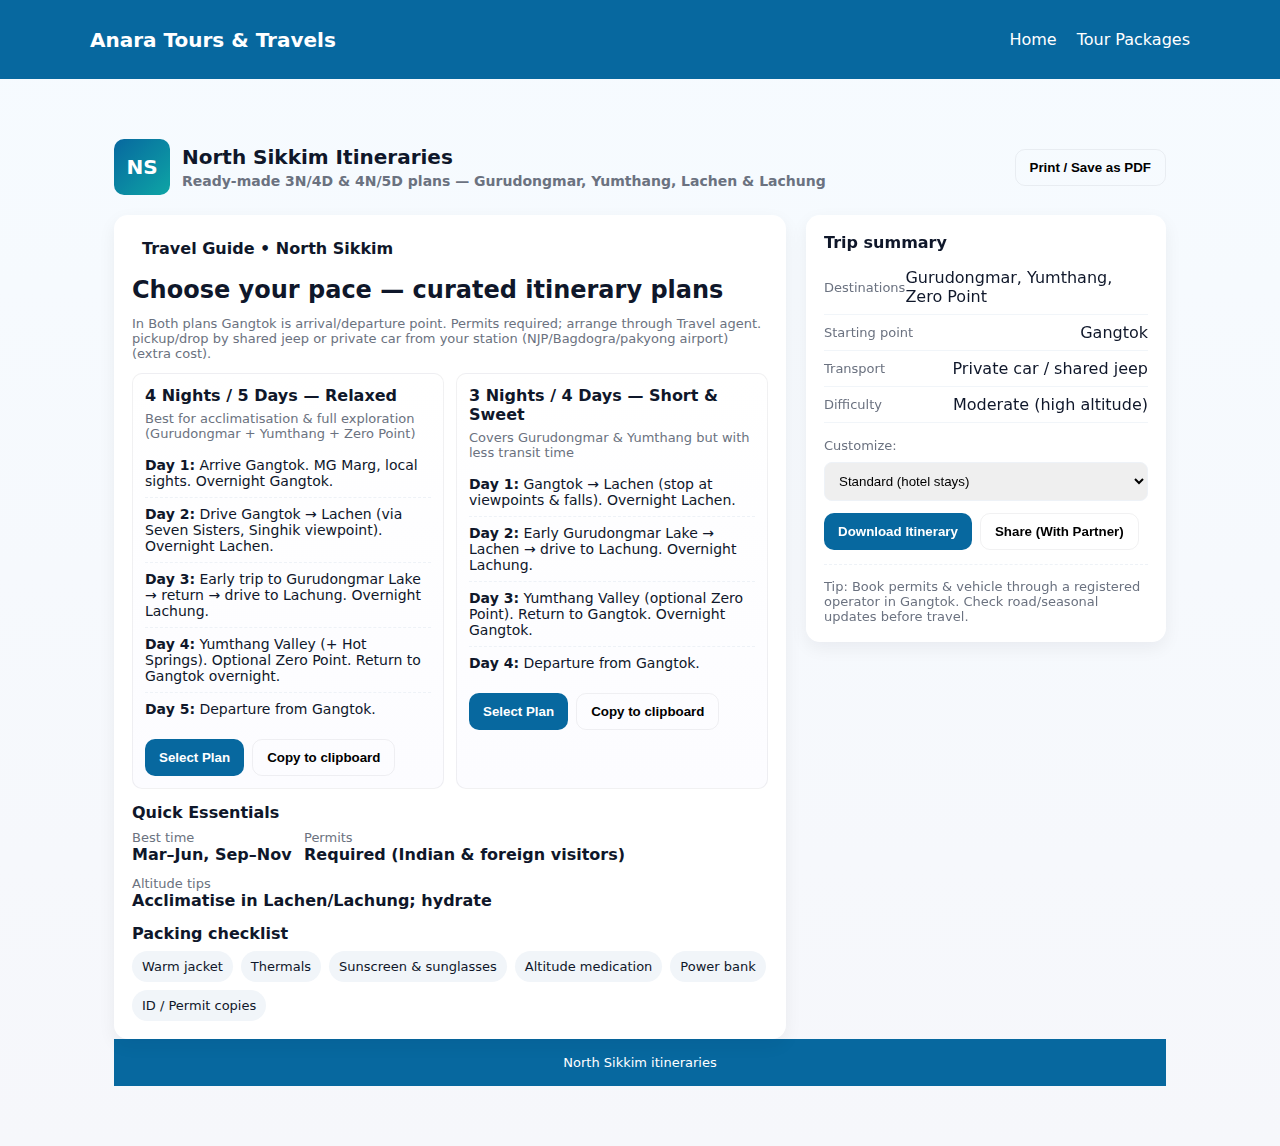
<file: north sikkim.html>
<!doctype html>
<html lang="en">
<head>
  <meta charset="utf-8">
  <meta name="viewport" content="width=device-width, initial-scale=1">
  <title>North Sikkim Itinerary — 3N/4D & 4N/5D</title>
  <style>
    :root{
      --accent:#07689f;
      --accent-2:#ffd460;
      --bg:#f6f7fb;
      --card:#ffffff;
      --muted:#6b7280;
      --glass: rgba(255,255,255,0.65);
      font-family: Inter, system-ui, -apple-system, 'Segoe UI', Roboto, 'Helvetica Neue', Arial;
    }
    *{box-sizing:border-box}
    body{margin:0;background:linear-gradient(180deg,#f6fbff 0%,#f6f7fb 100%);color:#0f172a}
    .container{max-width:1100px;margin:36px auto;padding:24px}

    header{display:flex;align-items:center;justify-content:space-between;gap:16px}
    .brand{display:flex;align-items:center;gap:12px}
    .logo{width:56px;height:56px;border-radius:10px;background:linear-gradient(135deg,var(--accent),#0ea5a5);display:flex;align-items:center;justify-content:center;color:white;font-weight:700}
    h1{font-size:20px;margin:0}
    p.lead{margin:4px 0 0;color:var(--muted);font-size:14px}

    .grid{display:grid;grid-template-columns:1fr 360px;gap:20px;margin-top:20px}

    /* main card */
    .card{background:var(--card);border-radius:14px;box-shadow:0 6px 18px rgba(12,18,27,0.06);padding:18px}
    .hero{display:flex;flex-direction:column;gap:12px}
    .badge{display:inline-block;padding:6px 10px;background:var(--glass);border-radius:999px;font-weight:600}
    .itins{display:grid;grid-template-columns:repeat(2,1fr);gap:12px;margin-top:12px}

    .itin{border:1px solid rgba(12,18,27,0.06);padding:12px;border-radius:10px;background:linear-gradient(180deg, #ffffff, #fcfcff)}
    .itin h3{margin:0 0 6px;font-size:16px}
    .meta{font-size:13px;color:var(--muted);margin-bottom:8px}
    .days{list-style:none;padding:0;margin:0}
    .days li{padding:8px 0;border-top:1px dashed #eef2f7;font-size:14px}
    .days li:first-child{border-top:0}

    /* side panel */
    aside .card{position:sticky;top:28px}
    .info-row{display:flex;justify-content:space-between;align-items:center;padding:8px 0;border-bottom:1px solid #f1f5f9}
    .small{font-size:13px;color:var(--muted)}

    /* actions */
    .actions{display:flex;gap:8px;margin-top:14px}
    .btn{border:0;padding:10px 14px;border-radius:10px;font-weight:600;cursor:pointer}
    .btn-primary{background:var(--accent);color:white}
    .btn-ghost{background:transparent;border:1px solid rgba(12,18,27,0.06)}

    /* packing list */
    .pack{display:flex;flex-wrap:wrap;gap:8px}
    .chip{background:#f1f5f9;padding:8px 10px;border-radius:999px;font-size:13px}

    footer{margin-top:18px;text-align:center;color:var(--muted);font-size:13px}
        nav {
      background: var(--accent);
      color: #fff;
      padding: 14px 24px;
      position: sticky;
      top: 0;
      z-index: 1000;
    }

    .nav-container {
      max-width: 1100px;
      margin: 0 auto;
      display: flex;
      align-items: center;
      justify-content: space-between;
    }

    .brand {
      font-size: 20px;
      font-weight: 700;
    }

    nav ul {
      list-style: none;
      display: flex;
      gap: 20px;
    }

    nav ul li a {
      text-decoration: none;
      color: #fff;
      font-weight: 500;
      transition: 0.3s;
    }

    nav ul li a:hover {
      color: #ffd460;
    }

    /* Hamburger menu */
    .menu-toggle {
      display: none;
      flex-direction: column;
      cursor: pointer;
    }

    .menu-toggle span {
      height: 3px;
      width: 25px;
      background: white;
      margin: 4px 0;
      border-radius: 3px;
      transition: 0.3s;
    }

    /* Responsive */
    @media (max-width: 768px) {
      nav ul {
        display: none;
        flex-direction: column;
        background: var(--accent);
        position: absolute;
        top: 60px;
        right: 24px;
        width: 200px;
        padding: 12px;
        border-radius: 8px;
      }

      nav ul.show {
        display: flex;
      }

      .menu-toggle {
        display: flex;
      }
    }

    /* Footer */
    footer {
      background: var(--accent);
      color: #fff;
      text-align: center;
      padding: 16px;
      margin-top: auto;
    }
    /* responsive */
    @media (max-width:900px){
      .grid{grid-template-columns:1fr;}
      .itins{grid-template-columns:1fr}
      aside .card{position:static}
    }
  </style>
</head>
<body>
  <nav>
    <div class="nav-container">
      <div class="brand">Anara Tours & Travels</div>
      <div class="menu-toggle" id="menu-toggle">
        <span></span>
        <span></span>
        <span></span>
      </div>
      <ul id="nav-links">
        <li><a href="index.html">Home</a></li>
        <li><a href="index.html#packages">Tour Packages</a></li>
      </ul>
    </div>
  </nav>
  <div class="container">
    <header>
      <div class="brand">
        <div class="logo">NS</div>
        <div>
          <h1>North Sikkim Itineraries</h1>
          <p class="lead">Ready-made 3N/4D & 4N/5D plans — Gurudongmar, Yumthang, Lachen & Lachung</p>
        </div>
      </div>
      <div>
        <button class="btn btn-ghost" onclick="window.print()">Print / Save as PDF</button>
      </div>
    </header>

    <main class="grid">
      <section class="card">
        <div class="hero">
          <span class="badge">Travel Guide • North Sikkim</span>
          <h2 style="margin:0">Choose your pace — curated itinerary plans</h2>
          <p class="small" style="margin:0">In Both plans Gangtok is arrival/departure point. Permits required; arrange through Travel agent.
            pickup/drop by shared jeep or private car from your station (NJP/Bagdogra/pakyong airport) (extra cost).
          </p>
        </div>

        <div class="itins">

          <!-- 4N/5D -->
          <article class="itin">
            <h3>4 Nights / 5 Days — Relaxed</h3>
            <div class="meta">Best for acclimatisation & full exploration (Gurudongmar + Yumthang + Zero Point)</div>
            <ul class="days">
              <li><strong>Day 1:</strong> Arrive Gangtok. MG Marg, local sights. Overnight Gangtok.</li>
              <li><strong>Day 2:</strong> Drive Gangtok → Lachen (via Seven Sisters, Singhik viewpoint). Overnight Lachen.</li>
              <li><strong>Day 3:</strong> Early trip to Gurudongmar Lake → return → drive to Lachung. Overnight Lachung.</li>
              <li><strong>Day 4:</strong> Yumthang Valley (+ Hot Springs). Optional Zero Point. Return to Gangtok overnight.</li>
              <li><strong>Day 5:</strong> Departure from Gangtok.</li>
            </ul>
            <div class="actions">
              <button class="btn btn-primary" onclick="selectItin('4N/5D')">Select Plan</button>
              <button class="btn btn-ghost" onclick="copyItin('4N/5D')">Copy to clipboard</button>
            </div>
          </article>

          <!-- 3N/4D -->
          <article class="itin">
            <h3>3 Nights / 4 Days — Short & Sweet</h3>
            <div class="meta">Covers Gurudongmar & Yumthang but with less transit time</div>
            <ul class="days">
              <li><strong>Day 1:</strong> Gangtok → Lachen (stop at viewpoints & falls). Overnight Lachen.</li>
              <li><strong>Day 2:</strong> Early Gurudongmar Lake → Lachen → drive to Lachung. Overnight Lachung.</li>
              <li><strong>Day 3:</strong> Yumthang Valley (optional Zero Point). Return to Gangtok. Overnight Gangtok.</li>
              <li><strong>Day 4:</strong> Departure from Gangtok.</li>
            </ul>
            <div class="actions">
              <button class="btn btn-primary" onclick="selectItin('3N/4D')">Select Plan</button>
              <button class="btn btn-ghost" onclick="copyItin('3N/4D')">Copy to clipboard</button>
            </div>
          </article>

        </div>

        <section style="margin-top:14px">
          <h4 style="margin:0 0 8px">Quick Essentials</h4>
          <div style="display:flex;gap:12px;flex-wrap:wrap">
            <div style="min-width:160px">
              <div class="small">Best time</div>
              <strong>Mar–Jun, Sep–Nov</strong>
            </div>
            <div style="min-width:160px">
              <div class="small">Permits</div>
              <strong>Required (Indian & foreign visitors)</strong>
            </div>
            <div style="min-width:160px">
              <div class="small">Altitude tips</div>
              <strong>Acclimatise in Lachen/Lachung; hydrate</strong>
            </div>
          </div>
        </section>

        <section style="margin-top:14px">
          <h4 style="margin:0 0 8px">Packing checklist</h4>
          <div class="pack">
            <span class="chip">Warm jacket</span>
            <span class="chip">Thermals</span>
            <span class="chip">Sunscreen & sunglasses</span>
            <span class="chip">Altitude medication</span>
            <span class="chip">Power bank</span>
            <span class="chip">ID / Permit copies</span>
          </div>
        </section>

      </section>

      <aside>
        <div class="card">
          <h4 style="margin:0 0 8px">Trip summary</h4>
          <div class="info-row"><div class="small">Destinations</div><div>Gurudongmar, Yumthang, Zero Point</div></div>
          <div class="info-row"><div class="small">Starting point</div><div>Gangtok</div></div>
          <div class="info-row"><div class="small">Transport</div><div>Private car / shared jeep</div></div>
          <div class="info-row"><div class="small">Difficulty</div><div>Moderate (high altitude)</div></div>

          <div style="margin-top:12px">
            <label class="small">Customize:</label>
            <select id="custom" style="width:100%;padding:10px;border-radius:8px;margin-top:8px;border:1px solid #eef2f7">
              <option>Standard (hotel stays)</option>
              <option>Budget (guesthouses)</option>
              <option>Luxury (premium hotels & private vehicle)</option>
            </select>
          </div>

          <div style="margin-top:12px;display:flex;gap:8px">
            <button class="btn btn-primary" onclick="downloadItin()">Download Itinerary</button>
            <button class="btn btn-ghost" onclick="shareViaWhatsApp()">Share (With Partner)</button>
          
          </div>

          <hr style="margin:14px 0;border:none;border-top:1px dashed #eef2f7">
          <p class="small" style="margin:0">Tip: Book permits & vehicle through a registered operator in Gangtok. Check road/seasonal updates before travel.</p>
        </div>
      </aside>
    </main>

    <footer>
      <div>North Sikkim itineraries</div>
    </footer>
  </div>

  <script>
    function selectItin(id){
      alert('You selected itinerary: '+id+' — copy or download it from the side panel.');
    }

    function copyItin(id){
      const map = {
        '4N/5D': '4 Nights / 5 Days - Gangtok > Lachen > Gurudongmar > Lachung > Yumthang > Gangtok',
        '3N/4D': '3 Nights / 4 Days - Gangtok > Lachen > Gurudongmar > Lachung > Yumthang > Gangtok'
      };
      navigator.clipboard?.writeText(map[id] || id).then(()=>{
        alert('Itinerary copied to clipboard');
      }).catch(()=>{
        alert('Copy failed — you can manually select the text and copy it.');
      });
    }

    function downloadItin(){
      // Create a simple text download (user can print the page for full formatting)
      const title = 'North-Sikkim-Itinerary.txt';
      const content = document.querySelector('.card').innerText;
      const blob = new Blob([content],{type:'text/plain'});
      const url = URL.createObjectURL(blob);
      const a = document.createElement('a');
      a.href = url; a.download = title; document.body.appendChild(a); a.click(); a.remove(); URL.revokeObjectURL(url);
    }

    function shareViaWhatsApp(){
      const msg = encodeURIComponent('North Sikkim itinerary — Gurudongmar, Yumthang, Lachen, Lachung. Ask me to customise.');
      const url = 'https://wa.me/?text='+msg;
      window.open(url, '_blank');
    }
  </script>
  
  <script>
    // Toggle mobile menu
    const toggle = document.getElementById('menu-toggle');
    const navLinks = document.getElementById('nav-links');

    toggle.addEventListener('click', () => {
      navLinks.classList.toggle('show');
    });
  </script>
</body>
</html>
</file>
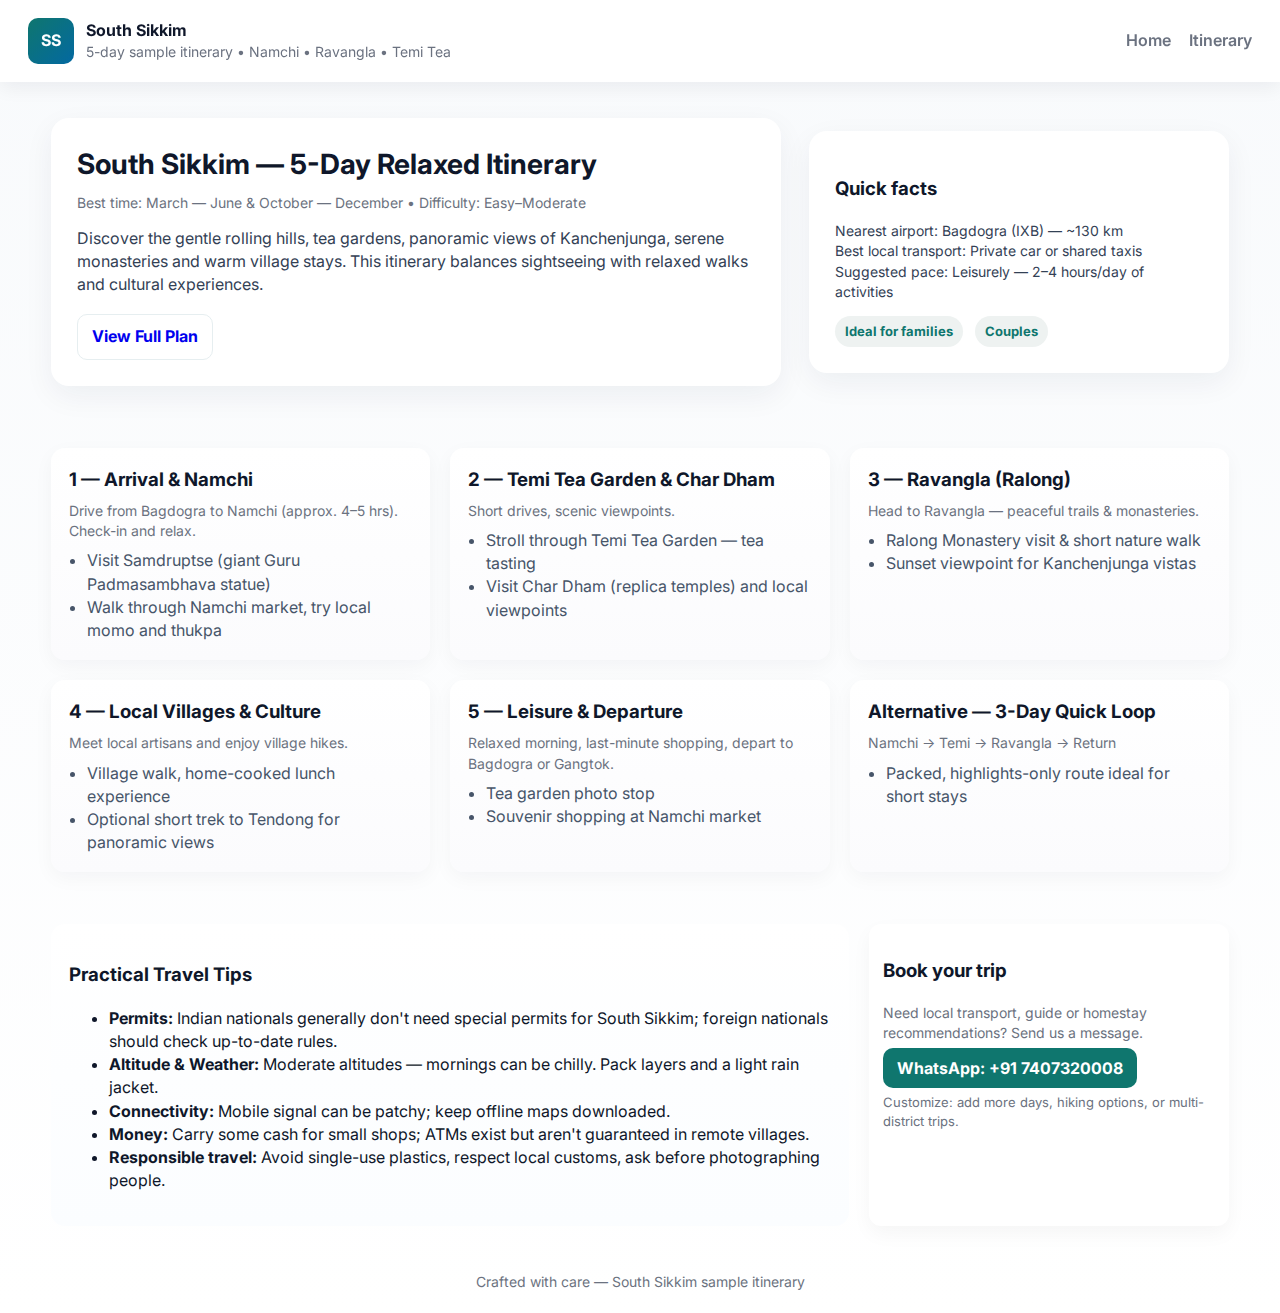
<file: south.html>
<!doctype html>
<html lang="en">
<head>
  <meta charset="utf-8" />
  <meta name="viewport" content="width=device-width, initial-scale=1" />
  <title>South Sikkim — Itinerary</title>
  <link rel="preconnect" href="https://fonts.googleapis.com">
  <link rel="preconnect" href="https://fonts.gstatic.com" crossorigin>
  <link href="https://fonts.googleapis.com/css2?family=Inter:wght@300;400;600;700&display=swap" rel="stylesheet">
  <style>
    :root{
      --accent:#0f766e; /* teal */
      --muted:#6b7280;
      --bg:#f8fafc;
      --card:#ffffff;
      --glass: rgba(255,255,255,0.6);
      --radius:12px;
      font-family: 'Inter', system-ui, -apple-system, 'Segoe UI', Roboto, 'Helvetica Neue', Arial;
    }
    *{box-sizing:border-box}
    body{margin:0;background:linear-gradient(180deg,var(--bg),#ffffff);color:#0f172a;line-height:1.45}

    /* NAVBAR */
    .navbar{display:flex;align-items:center;justify-content:space-between;padding:18px 28px;background:rgba(255,255,255,0.9);backdrop-filter:blur(6px);position:sticky;top:0;z-index:30;box-shadow:0 6px 18px rgba(15,23,42,0.06)}
    .brand{display:flex;gap:12px;align-items:center}
    .brand .logo{width:46px;height:46px;border-radius:10px;background:linear-gradient(135deg,var(--accent),#0369a1);display:flex;align-items:center;justify-content:center;color:#fff;font-weight:700}
    .brand h1{font-size:16px;margin:0}
    .navlinks{display:flex;gap:18px;align-items:center}
    .navlinks a{color:var(--muted);text-decoration:none;font-weight:600}
    .btn-book{background:var(--accent);color:#fff;padding:10px 14px;border-radius:10px;text-decoration:none;font-weight:700}

    /* HERO */
    .hero{display:grid;grid-template-columns:1fr 420px;gap:28px;padding:36px 4vw;align-items:center}
    .hero-card{background:var(--card);padding:26px;border-radius:18px;box-shadow:0 10px 30px rgba(14, 42, 73, 0.06)}
    .hero h2{margin:0 0 8px;font-size:28px}
    .meta{color:var(--muted);font-size:14px}
    .hero p{margin-top:14px;color:#334155}
    .hero-cta{margin-top:18px;display:flex;gap:12px}

    /* itinerary grid */
    .itineraries{padding:26px 4vw;display:grid;grid-template-columns:repeat(3,1fr);gap:20px}
    .day{background:linear-gradient(180deg,var(--card),#fbfbfd);padding:18px;border-radius:14px;box-shadow:0 6px 20px rgba(12, 24, 42, 0.04);min-height:180px}
    .day h3{margin:0 0 8px}
    .pill{display:inline-block;padding:6px 10px;border-radius:999px;background:#eef2f1;color:var(--accent);font-weight:700;font-size:13px}
    ul.small{margin:8px 0 0;padding-left:18px;color:#475569}

    /* highlights */
    .highlights{padding:18px 4vw;display:flex;gap:18px;flex-wrap:wrap}
    .card{flex:1 1 240px;background:var(--card);border-radius:12px;padding:14px;box-shadow:0 8px 20px rgba(2,6,23,0.04)}
    .card img{width:100%;height:140px;object-fit:cover;border-radius:10px}
    .small-text{color:var(--muted);font-size:14px}

    /* tips and booking */
    .bottom{display:grid;grid-template-columns:1fr 360px;gap:20px;padding:26px 4vw}
    .tips{background:linear-gradient(180deg,#fff,#fbfdff);padding:18px;border-radius:14px}
    footer{padding:20px 4vw;text-align:center;color:var(--muted);font-size:14px}

    /* responsive */
    @media (max-width:1000px){
      .hero{grid-template-columns:1fr;}
      .itineraries{grid-template-columns:repeat(2,1fr)}
      .bottom{grid-template-columns:1fr}
    }
    @media (max-width:640px){
      .navlinks{display:none}
      .itineraries{grid-template-columns:1fr}
      .brand h1{font-size:14px}
      .hero h2{font-size:22px}
    }

    /* floating whatsapp */
    .whatsapp{position:fixed;right:18px;bottom:18px;background:#25D366;color:#fff;padding:12px;border-radius:999px;box-shadow:0 10px 30px rgba(2,6,23,0.12);display:flex;gap:10px;align-items:center;text-decoration:none}
  </style>
</head>
<body>
  <nav class="navbar">
    <div class="brand">
      <div class="logo">SS</div>
      <div>
        <h1>South Sikkim</h1>
        <div class="small-text">5-day sample itinerary • Namchi • Ravangla • Temi Tea</div>
      </div>
    </div>
    <div class="navlinks">
      <a href="index.html">Home</a> 
      <a href="index.html#packages">Itinerary</a>      
           
    </div>
  </nav>

  <header class="hero">
    <div class="hero-card">
      <h2>South Sikkim — 5-Day Relaxed Itinerary</h2>
      <div class="meta">Best time: March — June & October — December • Difficulty: Easy–Moderate</div>
      <p>Discover the gentle rolling hills, tea gardens, panoramic views of Kanchenjunga, serene monasteries and warm village stays. This itinerary balances sightseeing with relaxed walks and cultural experiences.</p>

      <div class="hero-cta">        
        <a href="#itinerary" style="padding:10px 14px;border-radius:10px;border:1px solid #e6eef0;text-decoration:none;font-weight:700">View Full Plan</a>
      </div>
    </div>

    <aside class="hero-card">
      <h3>Quick facts</h3>
      <p class="small-text">Nearest airport: Bagdogra (IXB) — ~130 km<br>Best local transport: Private car or shared taxis<br>Suggested pace: Leisurely — 2–4 hours/day of activities</p>

      <div style="margin-top:12px"><span class="pill">Ideal for families</span> <span style="margin-left:8px" class="pill">Couples</span></div>
    </aside>
  </header>

  <main id="itinerary">
    <section class="itineraries">
      <article class="day">
        <h3>1 — Arrival & Namchi</h3>
        <div class="small-text">Drive from Bagdogra to Namchi (approx. 4–5 hrs). Check-in and relax.</div>
        <ul class="small">
          <li>Visit Samdruptse (giant Guru Padmasambhava statue)</li>
          <li>Walk through Namchi market, try local momo and thukpa</li>
        </ul>
      </article>

      <article class="day">
        <h3>2 — Temi Tea Garden & Char Dham</h3>
        <div class="small-text">Short drives, scenic viewpoints.</div>
        <ul class="small">
          <li>Stroll through Temi Tea Garden — tea tasting</li>
          <li>Visit Char Dham (replica temples) and local viewpoints</li>
        </ul>
      </article>

      <article class="day">
        <h3>3 — Ravangla (Ralong)</h3>
        <div class="small-text">Head to Ravangla — peaceful trails & monasteries.</div>
        <ul class="small">
          <li>Ralong Monastery visit & short nature walk</li>
          <li>Sunset viewpoint for Kanchenjunga vistas</li>
        </ul>
      </article>

      <article class="day">
        <h3>4 — Local Villages & Culture</h3>
        <div class="small-text">Meet local artisans and enjoy village hikes.</div>
        <ul class="small">
          <li>Village walk, home-cooked lunch experience</li>
          <li>Optional short trek to Tendong for panoramic views</li>
        </ul>
      </article>

      <article class="day">
        <h3>5 — Leisure & Departure</h3>
        <div class="small-text">Relaxed morning, last-minute shopping, depart to Bagdogra or Gangtok.</div>
        <ul class="small">
          <li>Tea garden photo stop</li>
          <li>Souvenir shopping at Namchi market</li>
        </ul>
      </article>

      <article class="day">
        <h3>Alternative — 3-Day Quick Loop</h3>
        <div class="small-text">Namchi → Temi → Ravangla → Return</div>
        <ul class="small">
          <li>Packed, highlights-only route ideal for short stays</li>
        </ul>
      </article>
    </section>

   

    <section id="tips" class="bottom">
      <div class="tips">
        <h3>Practical Travel Tips</h3>
        <ul>
          <li><strong>Permits:</strong> Indian nationals generally don't need special permits for South Sikkim; foreign nationals should check up-to-date rules.</li>
          <li><strong>Altitude & Weather:</strong> Moderate altitudes — mornings can be chilly. Pack layers and a light rain jacket.</li>
          <li><strong>Connectivity:</strong> Mobile signal can be patchy; keep offline maps downloaded.</li>
          <li><strong>Money:</strong> Carry some cash for small shops; ATMs exist but aren't guaranteed in remote villages.</li>
          <li><strong>Responsible travel:</strong> Avoid single-use plastics, respect local customs, ask before photographing people.</li>
        </ul>
      </div>

      <aside class="card" id="booking">
        <h3>Book your trip</h3>
        <p class="small-text">Need local transport, guide or homestay recommendations? Send us a message.</p>
        <a class="btn-book" href="https://wa.me/+91 7407320008" target="_blank" rel="noopener">WhatsApp: +91 7407320008</a>
        <div style="margin-top:12px;color:var(--muted);font-size:13px">Customize: add more days, hiking options, or multi-district trips.</div>
      </aside>
    </section>
  </main>

  

  <footer>
    Crafted with care — South Sikkim sample itinerary 
  </footer>
</body>
</html>
</file>
